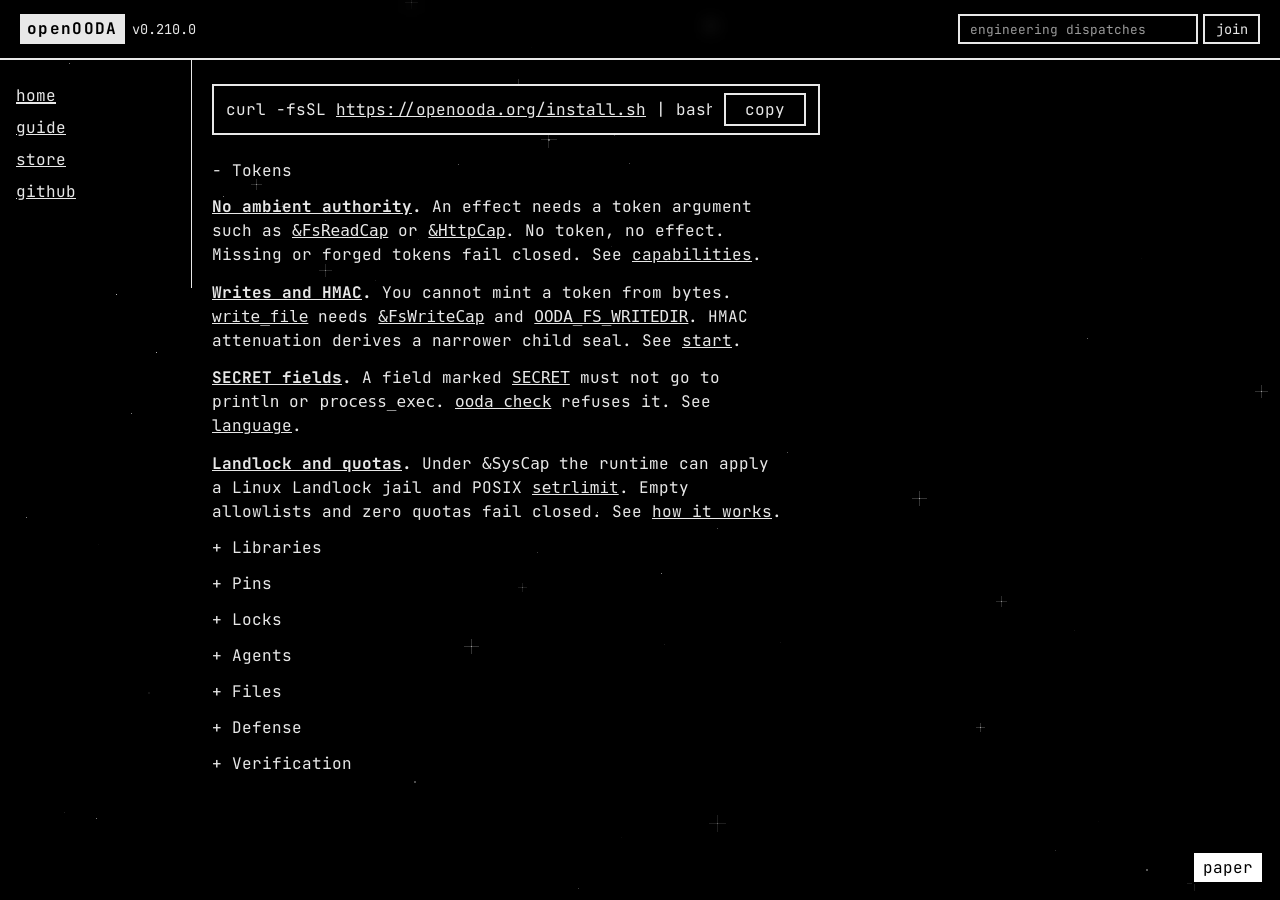
<file: index.html>
<!DOCTYPE html>
<html lang="en">
<head>
  <meta charset="utf-8">
  <meta name="viewport" content="width=device-width, initial-scale=1">
  <title>openOODA</title>
  <meta name="description" content="openOODA">
  <link rel="icon" href="favicon.svg" type="image/svg+xml">
  <meta property="og:title" content="openOODA">
  <meta property="og:description" content="openOODA">
  <meta property="og:url" content="https://openooda.org/">
  <meta property="og:image" content="https://openooda.org/og.png">
  <meta property="og:image:type" content="image/png">
  <meta property="og:image:width" content="1200">
  <meta property="og:image:height" content="630">
  <meta name="twitter:card" content="summary_large_image">
  <link rel="preconnect" href="https://fonts.googleapis.com">
  <link rel="preconnect" href="https://fonts.gstatic.com" crossorigin>
  <link href="https://fonts.googleapis.com/css2?family=JetBrains+Mono:wght@400;700&display=swap" rel="stylesheet">
  <script>
    (function () {
      var THEMES = ["night", "paper", "magma", "flare", "solar", "cyber", "frost", "tokyo", "laser"];
      var m = document.cookie.match(/(?:^|; )ooda-theme=([^;]*)/);
      var stored = (m && m[1]) || (typeof localStorage !== "undefined" && localStorage.getItem("ooda-theme"));
      var t = (stored && THEMES.indexOf(stored) !== -1) ? stored : "night";
      document.documentElement.setAttribute("data-theme", t);
    })();
  </script>
  <style>
    :root { --bg: #000000; --fg: #e8e8e8; --muted: #9a9a9a; --panel: #141414; --next-bg: #ffffff; --next-fg: #000000; }
    html[data-theme="night"] { --bg: #000000; --fg: #e8e8e8; --muted: #9a9a9a; --panel: #141414; --next-bg: #ffffff; --next-fg: #000000; }
    html[data-theme="paper"] { --bg: #ffffff; --fg: #000000; --muted: #444444; --panel: #f2f2f2; --next-bg: #140d0f; --next-fg: #ff6b6b; }
    html[data-theme="magma"] { --bg: #140d0f; --fg: #ff6b6b; --muted: #a34848; --panel: #221216; --next-bg: #181008; --next-fg: #ffa726; }
    html[data-theme="flare"] { --bg: #181008; --fg: #ffa726; --muted: #a86520; --panel: #26170a; --next-bg: #002b36; --next-fg: #ffd166; }
    html[data-theme="solar"] { --bg: #002b36; --fg: #ffd166; --muted: #93a1a1; --panel: #073642; --next-bg: #040a06; --next-fg: #00ff66; }
    html[data-theme="cyber"] { --bg: #040a06; --fg: #00ff66; --muted: #008833; --panel: #08170c; --next-bg: #16202a; --next-fg: #80ffea; }
    html[data-theme="frost"] { --bg: #16202a; --fg: #80ffea; --muted: #5c8d99; --panel: #1f2d3a; --next-bg: #1a1b26; --next-fg: #7dcfff; }
    html[data-theme="tokyo"] { --bg: #1a1b26; --fg: #7dcfff; --muted: #565f89; --panel: #24283b; --next-bg: #18122b; --next-fg: #ea047e; }
    html[data-theme="laser"] { --bg: #18122b; --fg: #ea047e; --muted: #8b5cf6; --panel: #251b3d; --next-bg: #000000; --next-fg: #e8e8e8; }
    html { background: var(--bg); color: var(--fg); height: 100%; }
    body {
      margin: 0;
      min-height: 100vh;
      display: flex;
      flex-direction: column;
      font-family: "JetBrains Mono", ui-monospace, SFMono-Regular, Menlo, Consolas, "Liberation Mono", monospace;
      font-size: 16px;
      line-height: 1.5;
    }
    #sky {
      position: fixed; top: 0; left: 0; width: 100vw; height: 100vh;
      pointer-events: none; z-index: 0;
    }
    header, .wrap { position: relative; z-index: 1; }
    @media (prefers-reduced-motion: reduce) {
      #sky { display: none; }
    }
    @media print {
      #sky { display: none !important; }
    }
    header {
      position: sticky; top: 0; z-index: 10;
      background: transparent;
      backdrop-filter: blur(8px);
      -webkit-backdrop-filter: blur(8px);
      display: flex; flex-wrap: wrap; align-items: center; justify-content: space-between;
      gap: 0.75rem 1.25rem; padding: 0.85rem 1.25rem; border-bottom: 2px solid var(--fg);
    }
    .brand-row { display: flex; align-items: baseline; gap: 0.45rem; }
    .brand {
      font-weight: 700; letter-spacing: 0.08em; color: var(--bg);
      background: var(--fg); padding: 0.2rem 0.45rem; text-decoration: none; white-space: nowrap;
    }
    .ver { font-size: 0.85rem; white-space: nowrap; color: var(--fg); text-decoration: none; }
    .ver:hover { text-decoration: underline; text-decoration-thickness: 2px; }
    #copy {
      font: inherit; background: var(--bg); color: var(--fg);
      border: 2px solid var(--fg); padding: 0.15rem 0.55rem; cursor: pointer; white-space: nowrap;
    }
    #copy {
      min-width: 6ch;
      text-align: center;
      box-sizing: content-box;
    }
    #copy.is-on {
      background: var(--fg);
      color: var(--bg);
    }
    .header-actions {
      display: flex;
      align-items: center;
      gap: 0.5rem;
    }
    .mail-header {
      display: flex;
      align-items: center;
      gap: 0.35rem;
      margin: 0;
    }
    .mail-header input[type="email"] {
      font: inherit;
      background: transparent;
      color: var(--fg);
      border: 2px solid var(--fg);
      padding: 0.2rem 0.65rem;
      width: 30ch;
      min-width: 0;
      box-sizing: border-box;
      font-size: 0.85rem;
    }
    .mail-header input[type="email"]::placeholder {
      color: var(--muted);
      font-size: 0.8rem;
    }
    .mail-header #join {
      font: inherit;
      background: var(--bg);
      color: var(--fg);
      border: 2px solid var(--fg);
      padding: 0.2rem 0.65rem;
      cursor: pointer;
      white-space: nowrap;
      min-width: 5ch;
      text-align: center;
      box-sizing: border-box;
      font-size: 0.85rem;
    }
    .mail-header #join.is-on {
      background: var(--fg);
      color: var(--bg);
    }
    .mail-header .hp {
      position: absolute;
      left: -9999px;
      width: 1px;
      height: 1px;
      overflow: hidden;
    }
    .install {
      display: flex;
      flex-direction: row;
      align-items: center;
      justify-content: space-between;
      border: 2px solid var(--fg);
      background: var(--bg);
      padding: 0.45rem 0.75rem;
      margin: 0 0 1.5rem;
      width: 100%;
      max-width: 38rem;
      box-sizing: border-box;
      gap: 0.75rem;
    }
    .install-cmd {
      font: inherit;
      white-space: nowrap;
      flex: 1;
      text-align: center;
      overflow-x: auto;
    }
    .wrap { display: grid; grid-template-columns: 12rem 1fr; max-width: 60rem; flex: 1 0 auto; }
    .col { display: flex; flex-direction: column; min-width: 0; }
    aside {
      border-right: 1px solid var(--fg); padding: 1.25rem 1rem 5rem;
      position: sticky; top: 3.4rem; align-self: start;
    }
    .global a { display: block; color: var(--fg); padding: 0.25rem 0; text-align: left; }
    .global a.active { text-decoration: underline; text-decoration-thickness: 2px; }
    main { padding: 1.5rem 1.25rem 1.5rem; max-width: 44rem; min-width: 0; flex: 1 0 auto; }
    p { margin: 0 0 1.25rem; max-width: 36rem; }
    pre {
      margin: 0 0 1.25rem; padding: 0.55rem 0.7rem;
      border: 1px solid var(--fg); width: max-content; max-width: 100%;
      overflow: auto; white-space: nowrap; box-sizing: border-box;
    }
    .drop { margin: 0 0 0.75rem; max-width: 40rem; }
    .drop summary {
      cursor: pointer; list-style: none; width: max-content;
    }
    .drop summary::-webkit-details-marker { display: none; }
    .drop summary::before { content: "+ "; }
    .drop[open] summary::before { content: "− "; }
    .drop-body { margin-top: 0.75rem; }
    .drop-body p { margin: 0 0 0.85rem; }
    .drop-body p:last-child { margin-bottom: 0; }
    .drop-body strong { font-weight: 700; }
    .drop-body pre {
      width: auto; max-width: 100%; white-space: pre;
      margin: 0; overflow: auto;
    }
    .drop-body ul { margin: 0; padding-left: 1.2rem; }
    .drop-body li { margin: 0.25rem 0; }
    a { color: var(--fg); }
    a:hover { text-decoration-thickness: 2px; }
    #theme {
      position: fixed; right: 1rem; bottom: 1rem; z-index: 20;
      font: inherit; background: var(--next-bg); color: var(--next-fg);
      border: 2px solid var(--next-fg); padding: 0.15rem 0.55rem; cursor: pointer; white-space: nowrap;
    }
    #skip {
      position: absolute; left: 0.5rem; top: 0.5rem; z-index: 30;
      background: var(--bg); color: var(--fg); padding: 0.15rem 0.45rem;
      clip-path: inset(50%); width: 1px; height: 1px; overflow: hidden;
    }
    #skip:focus {
      clip-path: none; width: auto; height: auto; overflow: visible;
      outline: 2px solid var(--fg);
    }
    @media (max-width: 800px) {
      body { font-size: 14.5px; }
      header { padding: 0.75rem 1rem; }
      .wrap { grid-template-columns: 1fr; width: 100%; }
      aside {
        position: static;
        border-right: 0;
        border-bottom: 1px solid var(--fg);
        padding: 0.65rem 1rem;
        display: flex;
        flex-wrap: wrap;
        align-items: center;
        justify-content: space-between;
        gap: 0.5rem 1rem;
      }
      .global {
        display: flex;
        flex-wrap: wrap;
        gap: 0.4rem 1.25rem;
      }
      .global a {
        display: inline-block;
        padding: 0.25rem 0;
        min-height: auto;
      }
      #theme { min-height: 44px; }
      main {
        padding: 1.25rem 1rem;
      }
      .install {
        display: flex;
        flex-direction: row;
        align-items: center;
        width: 100%;
        box-sizing: border-box;
        border: 2px solid var(--fg);
        background: var(--bg);
        margin: 0 0 1.25rem;
      }
      .install-cmd {
        flex: 1;
        text-align: center;
        padding: 0.6rem 0.75rem;
        overflow-x: auto;
        white-space: nowrap;
        font-size: 0.85rem;
        -webkit-overflow-scrolling: touch;
      }
      #copy {
        border: 0;
        border-left: 1px solid var(--fg);
        padding: 0 0.85rem;
        min-height: 44px;
        min-width: 7ch;
      }
      .mail-header input[type="email"] {
        min-height: 38px;
        padding: 0.4rem 0.6rem;
      }
      .mail-header #join {
        min-height: 38px;
        padding: 0.4rem 0.75rem;
      }
      .drop summary {
        min-height: 40px;
        display: flex;
        align-items: center;
        font-weight: 700;
      }
      .drop-body pre {
        -webkit-overflow-scrolling: touch;
      }
    }
    @media (max-width: 480px) {
      body { font-size: 13.5px; line-height: 1.5; }
      header { padding: 0.65rem 0.85rem; gap: 0.5rem; }
      .header-actions { width: 100%; justify-content: space-between; }
      .mail-header { flex: 1; }
      .mail-header input[type="email"] { flex: 1; width: 100%; min-height: 36px; }
      .mail-header #join { min-height: 36px; }
      #theme { min-height: 44px; }
      main { padding: 1rem 0.85rem; }
      .brand { font-size: 0.95rem; }
      .install-cmd { font-size: 0.8rem; padding: 0.5rem 0.6rem; }
      aside { flex-direction: column; align-items: flex-start; gap: 0.5rem; padding: 0.65rem 0.85rem; }
    }
    @media print {
      html, body { background: #fff; color: #000; }
      #skip, #gh, #theme, #copy, header, aside, .mail-header { display: none !important; }
      .wrap, .col { display: block; max-width: none; }
      main { padding: 0; max-width: none; }
      a { color: #000; }
    }
  </style>
</head>
<body>
  <a id="skip" href="/guide/">guide</a>
  <header>
    <div class="brand-row">
      <a class="brand" href="/">openOODA</a>
      <a class="ver" href="https://github.com/openOODA/ooda/releases" title="GitHub release notes">v0.210.0</a>
    </div>
    <div class="header-actions">
      <form class="mail-header" id="mail" action="https://collect.openooda.org/v1/emails" method="post">
        <input type="email" name="email" placeholder="engineering dispatches" autocomplete="email" required>
        <input class="hp" type="text" name="website" tabindex="-1" autocomplete="off">
        <button type="submit" id="join">join</button>
      </form>
    </div>
  </header>
  <div class="wrap">
    <aside>
      <nav class="global">
        <a class="active" href="/">home</a>
        <a href="/guide/">guide</a>
        <a href="https://registry.openooda.org/">store</a>
        <a id="gh" href="https://github.com/openOODA">github</a>
      </nav>
    </aside>
    <div class="col">
    <main>
      <div class="install">
        <span class="install-cmd">curl -fsSL <a href="https://openooda.org/install.sh">https://openooda.org/install.sh</a> | bash</span>
        <button type="button" id="copy">copy</button>
      </div>
      <details class="drop" open>
        <summary>Tokens</summary>
        <div class="drop-body">
          <p><strong><a href="/guide/#Safety.oot">No ambient authority</a>.</strong> An effect needs a token argument such as <a href="/guide/#Safety.oot"><code>&amp;FsReadCap</code></a> or <a href="/guide/#Safety.oot"><code>&amp;HttpCap</code></a>. No token, no effect. Missing or forged tokens fail closed. See <a href="/guide/#Safety.oot">capabilities</a>.</p>
          <p><strong><a href="/guide/#Safety.oot">Writes and HMAC</a>.</strong> You cannot mint a token from bytes. <a href="/guide/#Safety.oot"><code>write_file</code></a> needs <a href="/guide/#Safety.oot"><code>&amp;FsWriteCap</code></a> and <a href="/guide/#Options.oot"><code>OODA_FS_WRITEDIR</code></a>. HMAC attenuation derives a narrower child seal. See <a href="/guide/#Use.oot">start</a>.</p>
          <p><strong><a href="/guide/#Language.oot">SECRET fields</a>.</strong> A field marked <a href="/guide/#Safety.oot"><code>SECRET</code></a> must not go to <code>println</code> or <code>process_exec</code>. <a href="/guide/#Options.oot"><code>ooda check</code></a> refuses it. See <a href="/guide/#Language.oot">language</a>.</p>
          <p><strong><a href="/guide/#Safety.oot">Landlock and quotas</a>.</strong> Under <code>&amp;SysCap</code> the runtime can apply a Linux Landlock jail and POSIX <a href="/guide/#Options.oot"><code>setrlimit</code></a>. Empty allowlists and zero quotas fail closed. See <a href="/guide/#Limits.oot">how it works</a>.</p>
        </div>
      </details>
      <details class="drop">
        <summary>Libraries</summary>
        <div class="drop-body">
          <p><strong><a href="/guide/#Home.oot">Wire packs</a>.</strong> HTTP/2 writes a 9-byte header and a 24-bit length. WebSocket applies a 4-byte XOR mask. DNS builds QNAME labels. MQTT encodes remaining length. PostgreSQL v3 packs StartupMessage and Query. MySQL packs handshake v10 and COM_QUERY. RESP recovers plus, minus, colon, dollar, and star. Encode then decode recovers the fields. See <a href="/guide/#Home.oot">home</a>.</p>
          <p><strong><a href="/guide/#Home.oot">Crypto</a>.</strong> ChaCha20-Poly1305 open fails closed on a bad tag. Ed25519 multiplies points. Shamir needs k shares. TOTP builds 6-digit and 8-digit codes on 30-second steps.</p>
          <p><strong><a href="/guide/#Home.oot">Matrices, geometry, and files</a>.</strong> BLAS, LU, and QR run on small Float matrices. vec2 and vec3 compute dot, cross, and reflection. look_at and perspective are not identity. An R-tree answers overlap and nearest-neighbor. A convex hull has positive area. Inspectors read ELF64, Mach-O, and WASM headers. Huffman and LZ77 restore source bytes.</p>
          <p><strong><a href="/guide/#Home.oot">Collections and DSP</a>.</strong> A B-tree splits full nodes. A Bloom filter never misses an inserted key. LRU evicts the least-recent key. A skip list stays ordered. Gaussian, Sobel, and Laplacian change pixels. A biquad low-pass and high-pass differ on a DC step. Linear and sinc resample change length with the sample-rate ratio.</p>
        </div>
      </details>
      <details class="drop">
        <summary>Pins</summary>
        <div class="drop-body">
          <p><strong><a href="/guide/#Packages.oot">Package identity</a>.</strong> The lock line carries a sha256 of the bytes. A different byte string is a different package. <a href="/guide/#Packages.oot"><code>ooda launch --exec</code></a> checks sha, caps, and yank before it runs. See <a href="/guide/#Packages.oot">packages</a>.</p>
          <p><strong><a href="/guide/#Safety.oot">Foreign ELF</a>.</strong> A foreign ELF does not receive openOODA tokens. Undeclared caps are refused. See <a href="/guide/#Safety.oot">capabilities</a>.</p>
          <p><strong><a href="/guide/#Safety.oot">Measured isolate</a>.</strong> The isolate hash covers payload, token, and domain. It is a hash. It is not a hardware enclave. See <a href="/guide/#Limits.oot">how it works</a>.</p>
        </div>
      </details>
      <details class="drop">
        <summary>Locks</summary>
        <div class="drop-body">
          <p><strong><a href="/guide/#Packages.oot">Lock line</a>.</strong> Each lock is <code>name@version#sha256#CapName</code>. The cap name is the token that package may use. See <a href="/guide/#Safety.oot">capabilities</a>.</p>
          <p><strong><a href="https://registry.openooda.org/">Store and 402</a>.</strong> <a href="/guide/#Packages.oot"><code>ooda add hello</code></a> uses the stock store. A package may quote HTTP 402 / x402. See <a href="/guide/#Pay.oot">pay</a>.</p>
          <p>More: <a href="/guide/#Packages.oot">packages</a>, <a href="/guide/#Safety.oot">pins</a>, <a href="/guide/#Morpher.oot">active defense</a>.</p>
        </div>
      </details>
      <details class="drop">
        <summary>Agents</summary>
        <div class="drop-body">
          <p><strong><a href="/guide/#Options.oot">Small tools</a>.</strong> Use <a href="/guide/#Options.oot"><code>outline</code></a>, <a href="/guide/#Options.oot"><code>reflect</code></a>, <a href="/guide/#Use.oot"><code>fix</code></a>, and <a href="/guide/#Options.oot"><code>patch</code></a> on one file or one function. Do not dump a full emit. See <a href="/guide/#Language.oot">language</a>.</p>
          <p><strong><a href="/guide/#Options.oot">Machine diagnostics</a>.</strong> <a href="/guide/#Options.oot"><code>ooda lsp</code></a> completes on <code>&amp;</code>. <a href="/guide/#Options.oot"><code>check --json-errors</code></a> prints structured errors. See <a href="/guide/#Options.oot">commands</a>.</p>
        </div>
      </details>
      <details class="drop">
        <summary>Files</summary>
        <div class="drop-body">
          <ul>
            <li><code>~/.local/bin/<a href="/guide/#Options.oot">ooda</a></code> — the <a href="/guide/#Options.oot">command driver</a></li>
            <li><code>~/.local/bin/<a href="/guide/#Limits.oot">oodac</a></code> — the single-pass <a href="/guide/#Limits.oot">compiler</a></li>
            <li><code>~/.local/share/ooda/<a href="/guide/#Packages.oot">std</a>/</code> — verified <a href="/guide/#Language.oot">standard library</a></li>
            <li><code>~/.local/share/ooda/<a href="/guide/#Limits.oot">runtime</a>/</code> — minimal C runtime for <a href="/guide/#Use.oot"><code>ooda run</code></a></li>
            <li><code>~/.local/share/ooda/share/fixtures/<a href="/guide/#Use.oot">hello.oo</a></code> — canonical entry fixture</li>
            <li><code>~/.config/ooda/<a href="/guide/#Options.oot">env</a></code> — hermetic <code>PATH</code> and <code>OODA_*</code> variables</li>
          </ul>
          <p><code>. ~/.config/ooda/env</code></p>
          <p><strong><a href="/guide/#Limits.oot">Product path</a>.</strong> <a href="/guide/#Use.oot"><code>ooda check</code></a> typechecks. <a href="/guide/#Use.oot"><code>ooda run</code></a> emits C, compiles with host <code>gcc</code>, and execs. <a href="/guide/#Use.oot"><code>ooda test</code></a> runs <code>verify</code>. See <a href="/guide/#Options.oot">commands</a>.</p>
        </div>
      </details>
      <details class="drop">
        <summary>Defense</summary>
        <div class="drop-body">
          <p><strong><a href="/guide/#Morpher.oot">Defense on by default</a>.</strong> Everyday <code>emit-c</code> keeps binary defense on. Use <code>--plain</code> or <code>--debug</code> to opt out. See <a href="/guide/#Morpher.oot">active defense</a>.</p>
          <p><strong><a href="/guide/#Morpher.oot">What the morpher does</a>.</strong> It can flatten control flow, permute blocks, and rewrite gadget-like byte runs. String encrypt and decoy symbols live on that page. See <a href="/guide/#Limits.oot">how it works</a>.</p>
          <p><strong><a href="/guide/#Safety.oot">Tokens still bind</a>.</strong> A morphed binary does not mint <code>&amp;FsReadCap</code> or <code>&amp;ProcessCap</code>. Landlock still needs <code>&amp;SysCap</code>. Read <a href="/guide/#Safety.oot">capabilities</a>.</p>
        </div>
      </details>
      <details class="drop">
        <summary>Verification</summary>
        <div class="drop-body">
          <p><strong><a href="/guide/#QA.oot">Zero-trust rule</a>.</strong> We treat all inputs, headers, and capability tokens as untrusted. We do not trust docstrings or mock objects. Every proof executes on live compiled binaries. See <a href="/guide/#QA.oot">verification</a>.</p>
          <p><strong><a href="/guide/#QA.oot">First principles</a>.</strong> We verify physical and mathematical invariants on live outputs. B-trees verify sorted order. Hash functions match official FIPS 180-4 hex vectors. Linear algebra solvers prove exact matrix determinants. Missing or invalid inputs fail closed.</p>
          <p><strong><a href="/guide/#QA.oot">Resilient code</a>.</strong> Functions return explicit <code>Result[T, String]</code> types. Errors use the standard <code>ERR\t</code> format. The system contains zero panics, zero segfaults, and zero unhandled exceptions. Chaos soak tests prove zero-byte memory growth over continuous cycles.</p>
          <p><strong><a href="/guide/#QA.oot">Multi-compiler matrix</a>.</strong> Test suites execute across all sovereign backends: C99, native x86-64, native AArch64, and WebAssembly. All four backends must produce bit-exact identical stdout, exit codes, and memory states.</p>
        </div>
      </details>
    </main>
    </div>
  </div>
  <button type="button" id="theme">paper</button>
  <script>
    (function () {
      var key = "ooda-theme";
      var THEMES = ["night", "paper", "magma", "flare", "solar", "cyber", "frost", "tokyo", "laser"];
      function apply(t) {
        if (THEMES.indexOf(t) === -1) t = "night";
        document.documentElement.setAttribute("data-theme", t);
        var b = document.getElementById("theme");
        if (b) {
          var nextIdx = (THEMES.indexOf(t) + 1) % THEMES.length;
          b.textContent = THEMES[nextIdx];
        }
      }
      apply(document.documentElement.getAttribute("data-theme") || "night");
      var b = document.getElementById("theme");
      if (b) b.onclick = function () {
        var cur = document.documentElement.getAttribute("data-theme") || "night";
        var nextIdx = (THEMES.indexOf(cur) + 1) % THEMES.length;
        var n = THEMES[nextIdx];
        localStorage.setItem(key, n);
        document.cookie = key + "=" + n + ";path=/;domain=.openooda.org;max-age=31536000;SameSite=Lax";
        apply(n);
      };
      var copy = document.getElementById("copy");
      var cmd = "curl -fsSL https://openooda.org/install.sh | bash";
      function copied() {
        if (!copy) return;
        copy.textContent = "copied";
        copy.className = "is-on";
      }
      function fallback() {
        var ta = document.createElement("textarea");
        ta.value = cmd;
        ta.setAttribute("readonly", "");
        ta.style.position = "fixed";
        ta.style.left = "-9999px";
        document.body.appendChild(ta);
        ta.select();
        var did = false;
        try { did = document.execCommand("copy"); } catch (e) {}
        document.body.removeChild(ta);
        if (did) copied();
      }
      if (copy) copy.onclick = function () {
        if (navigator.clipboard && navigator.clipboard.writeText) {
          navigator.clipboard.writeText(cmd).then(copied, fallback);
          return;
        }
        fallback();
      };
      window.addEventListener("beforeprint", function () {
        document.querySelectorAll("details").forEach(function (d) { d.setAttribute("open", ""); });
      });
      var mail = document.getElementById("mail");
      if (mail) mail.addEventListener("submit", function (ev) {
        ev.preventDefault();
        var btn = document.getElementById("join");
        var email = (mail.email && mail.email.value) || "";
        var website = (mail.website && mail.website.value) || "";
        function fail() {
          if (btn) { btn.textContent = "join"; btn.className = ""; }
        }
        function ok() {
          if (btn) { btn.textContent = "joined"; btn.className = "is-on"; }
          if (mail.email) mail.email.value = "";
        }
        fetch("https://collect.openooda.org/v1/emails", {
          method: "POST",
          credentials: "omit",
          headers: { "Content-Type": "application/json" },
          body: JSON.stringify({ email: email, website: website, source: "home" })
        }).then(function (r) {
          if (r.ok) ok(); else fail();
        }).catch(fail);
      });

      (function () {
        var canvas = document.createElement("canvas");
        canvas.id = "sky";
        canvas.setAttribute("aria-hidden", "true");
        document.body.prepend(canvas);
        var ctx = canvas.getContext("2d");
        if (!ctx) return;
        var stars = [];
        var dpr = window.devicePixelRatio || 1;
        function resize() {
          dpr = window.devicePixelRatio || 1;
          var w = window.innerWidth;
          var h = window.innerHeight;
          canvas.width = w * dpr;
          canvas.height = h * dpr;
          canvas.style.width = w + "px";
          canvas.style.height = h + "px";
          ctx.setTransform(dpr, 0, 0, dpr, 0, 0);
          initStars(w, h);
        }
        function initStars(w, h) {
          stars = [];
          var total = Math.max(35, Math.min(85, Math.floor((w * h) / 18000)));
          for (var i = 0; i < total; i++) {
            stars.push({
              x: Math.random() * w,
              y: Math.random() * h,
              size: Math.random() > 0.75 ? 2 : 1,
              flare: Math.random() > 0.45,
              flareLen: Math.floor(Math.random() * 5) + 4,
              phase: Math.random() * Math.PI * 2,
              speed: 0.006 + Math.random() * 0.012,
              maxAlpha: 0.35 + Math.random() * 0.55
            });
          }
        }
        function hexToRgb(hex) {
          hex = (hex || "").trim();
          if (hex.charAt(0) === "#") {
            if (hex.length === 4) {
              return [parseInt(hex[1]+hex[1], 16), parseInt(hex[2]+hex[2], 16), parseInt(hex[3]+hex[3], 16)];
            } else if (hex.length >= 7) {
              return [parseInt(hex.slice(1, 3), 16), parseInt(hex.slice(3, 5), 16), parseInt(hex.slice(5, 7), 16)];
            }
          }
          return [232, 232, 232];
        }
        var curRgb = [232, 232, 232];
        function updateThemeColor() {
          var style = getComputedStyle(document.documentElement);
          var fg = style.getPropertyValue("--fg") || "#e8e8e8";
          curRgb = hexToRgb(fg);
        }
        function draw() {
          var w = window.innerWidth;
          var h = window.innerHeight;
          ctx.clearRect(0, 0, w, h);
          var r = curRgb[0], g = curRgb[1], b = curRgb[2];
          for (var i = 0; i < stars.length; i++) {
            var s = stars[i];
            s.phase += s.speed;
            var alpha = (Math.sin(s.phase) * 0.5 + 0.5) * s.maxAlpha;
            if (alpha <= 0.02) continue;
            var x = Math.floor(s.x);
            var y = Math.floor(s.y);
            ctx.fillStyle = "rgba(" + r + "," + g + "," + b + "," + alpha.toFixed(3) + ")";
            ctx.fillRect(x, y, s.size, s.size);
            if (s.flare && alpha > 0.22) {
              var fl = s.flareLen;
              var fa = (alpha * 0.45).toFixed(3);
              ctx.fillStyle = "rgba(" + r + "," + g + "," + b + "," + fa + ")";
              ctx.fillRect(x - fl, y, fl * 2 + s.size, 1);
              ctx.fillRect(x, y - fl, 1, fl * 2 + s.size);
              if (s.size > 1 && alpha > 0.45) {
                ctx.fillStyle = "rgba(" + r + "," + g + "," + b + "," + (alpha * 0.8).toFixed(3) + ")";
                ctx.fillRect(x - 1, y, s.size + 2, 1);
                ctx.fillRect(x, y - 1, 1, s.size + 2);
              }
            }
          }
          requestAnimationFrame(draw);
        }
        window.addEventListener("resize", resize);
        var observer = new MutationObserver(updateThemeColor);
        observer.observe(document.documentElement, { attributes: true, attributeFilter: ["data-theme"] });
        resize();
        updateThemeColor();
        draw();
      })();
    })();
  </script>
</body>
</html>
</file>
